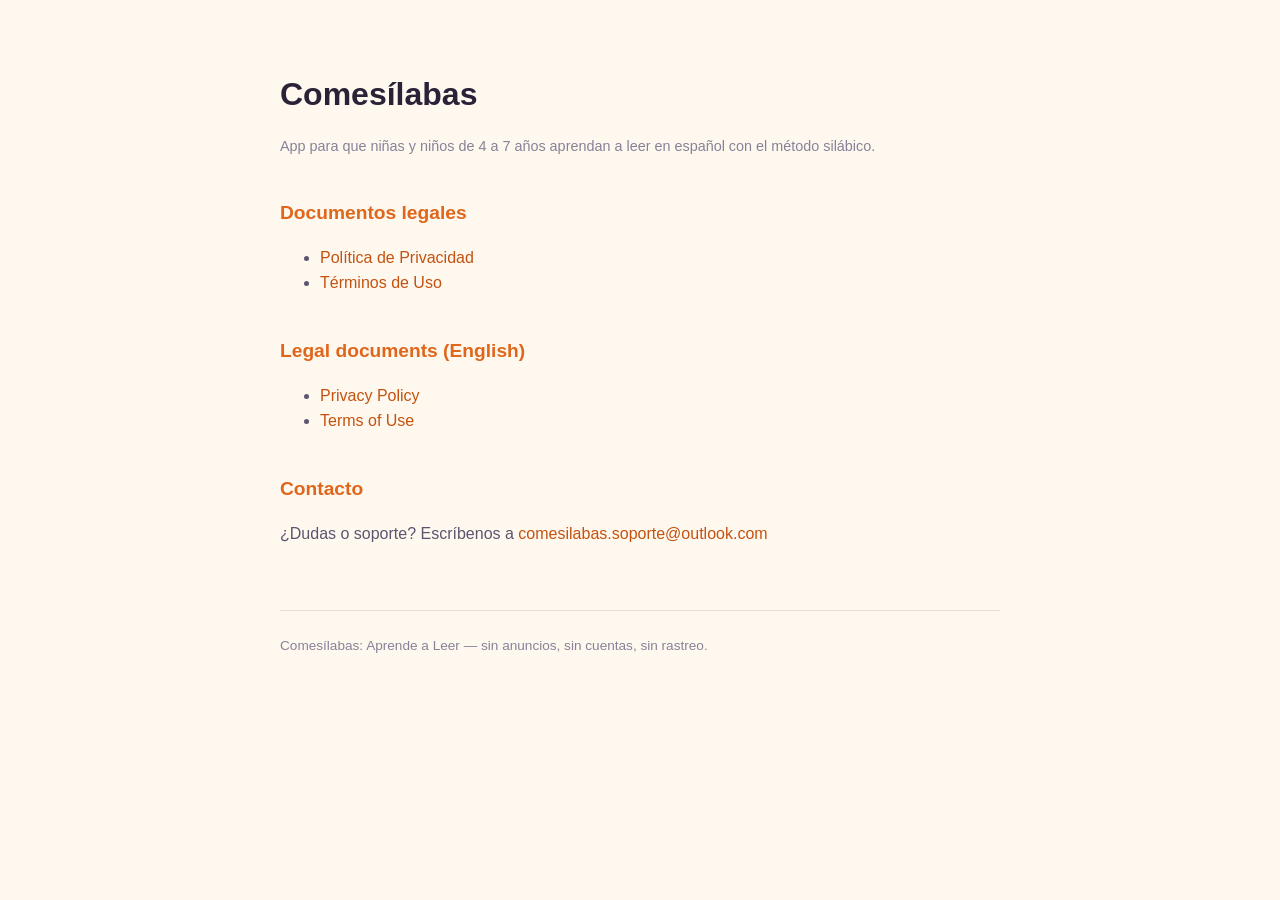
<file: index.html>
<!DOCTYPE html>
<html lang="es-MX">
<head>
<meta charset="UTF-8">
<meta name="viewport" content="width=device-width, initial-scale=1.0">
<title>Comesílabas — Información legal</title>
<link rel="stylesheet" href="style.css">
</head>
<body>
<main>
  <h1>Comesílabas</h1>
  <p class="updated">App para que niñas y niños de 4 a 7 años aprendan a leer en español con el método silábico.</p>

  <h2>Documentos legales</h2>
  <ul>
    <li><a href="privacidad.html">Política de Privacidad</a></li>
    <li><a href="terminos.html">Términos de Uso</a></li>
  </ul>

  <h2>Legal documents (English)</h2>
  <ul>
    <li><a href="privacy.html">Privacy Policy</a></li>
    <li><a href="terms.html">Terms of Use</a></li>
  </ul>

  <h2>Contacto</h2>
  <p>¿Dudas o soporte? Escríbenos a <a href="mailto:comesilabas.soporte@outlook.com">comesilabas.soporte@outlook.com</a></p>

  <footer>
    Comesílabas: Aprende a Leer — sin anuncios, sin cuentas, sin rastreo.
  </footer>
</main>
</body>
</html>
</file>
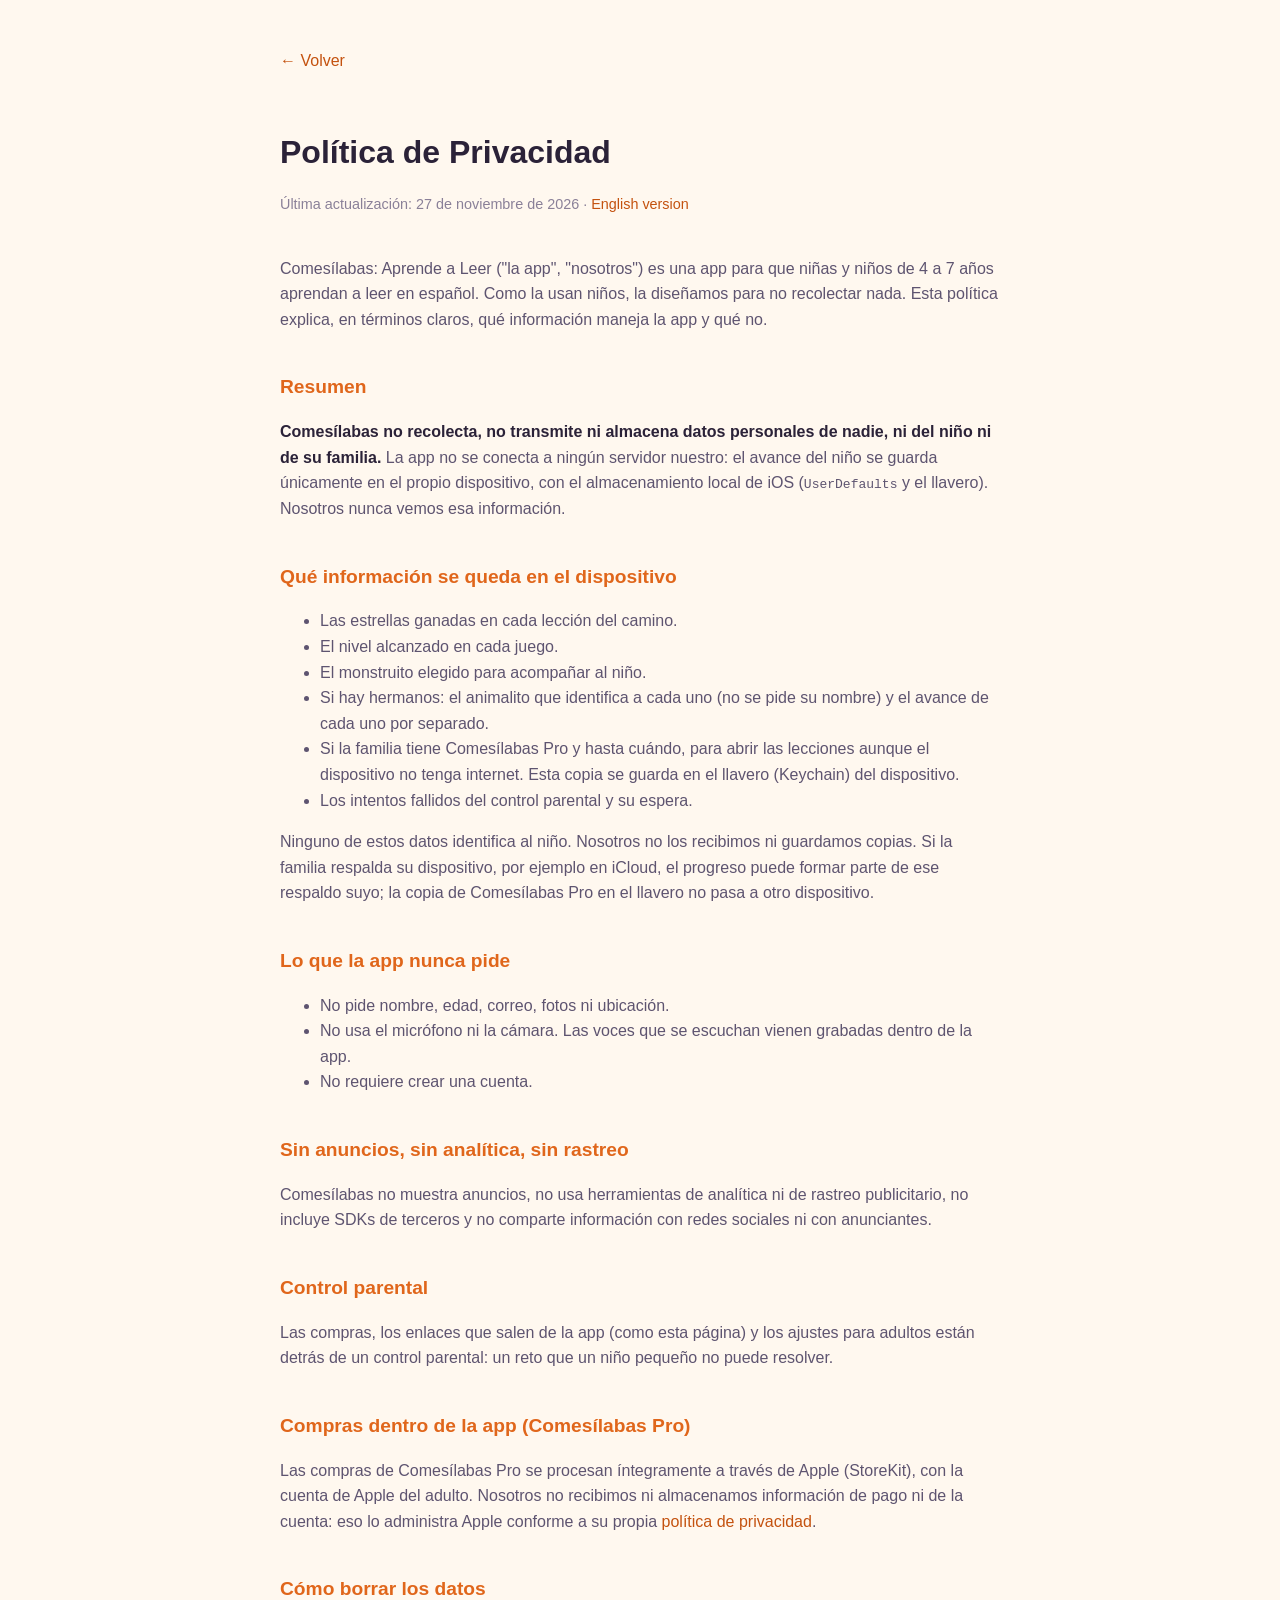
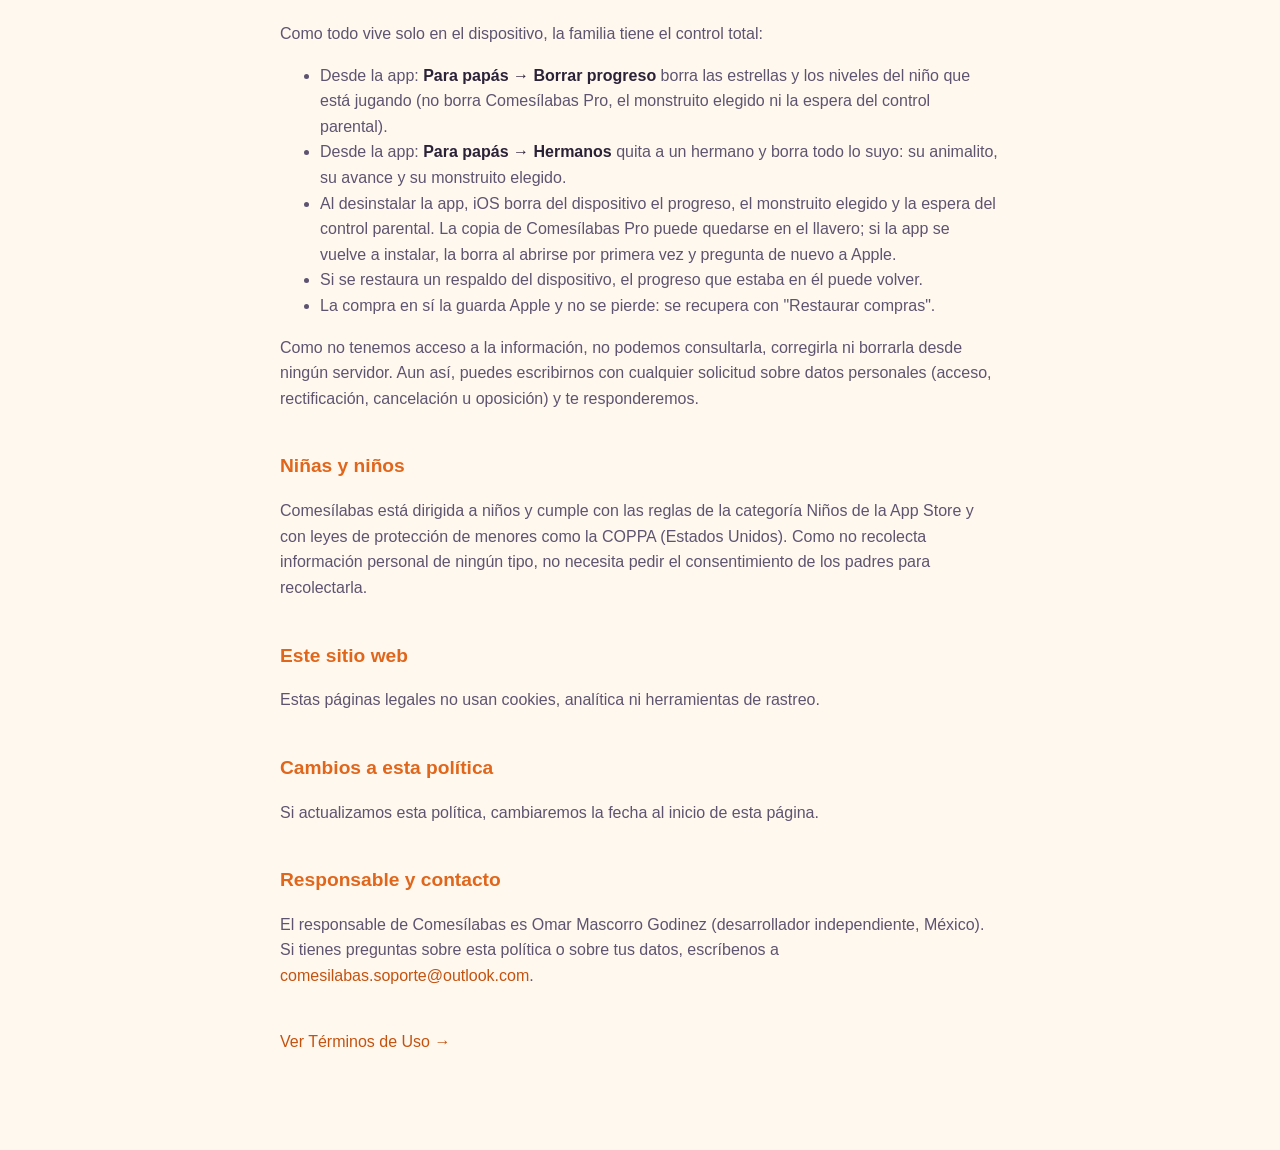
<file: privacidad.html>
<!DOCTYPE html>
<html lang="es-MX">
<head>
<meta charset="UTF-8">
<meta name="viewport" content="width=device-width, initial-scale=1.0">
<title>Política de Privacidad — Comesílabas</title>
<link rel="stylesheet" href="style.css">
</head>
<body>
<main>
  <a class="back" href="index.html">&larr; Volver</a>
  <h1>Política de Privacidad</h1>
  <p class="updated">Última actualización: 27 de noviembre de 2026 · <a href="privacy.html">English version</a></p>

  <p>Comesílabas: Aprende a Leer ("la app", "nosotros") es una app para que niñas y niños de 4 a 7 años aprendan a leer en español. Como la usan niños, la diseñamos para no recolectar nada. Esta política explica, en términos claros, qué información maneja la app y qué no.</p>

  <h2>Resumen</h2>
  <p><strong>Comesílabas no recolecta, no transmite ni almacena datos personales de nadie, ni del niño ni de su familia.</strong> La app no se conecta a ningún servidor nuestro: el avance del niño se guarda únicamente en el propio dispositivo, con el almacenamiento local de iOS (<code>UserDefaults</code> y el llavero). Nosotros nunca vemos esa información.</p>

  <h2>Qué información se queda en el dispositivo</h2>
  <ul>
    <li>Las estrellas ganadas en cada lección del camino.</li>
    <li>El nivel alcanzado en cada juego.</li>
    <li>El monstruito elegido para acompañar al niño.</li>
    <li>Si hay hermanos: el animalito que identifica a cada uno (no se pide su nombre) y el avance de cada uno por separado.</li>
    <li>Si la familia tiene Comesílabas Pro y hasta cuándo, para abrir las lecciones aunque el dispositivo no tenga internet. Esta copia se guarda en el llavero (Keychain) del dispositivo.</li>
    <li>Los intentos fallidos del control parental y su espera.</li>
  </ul>
  <p>Ninguno de estos datos identifica al niño. Nosotros no los recibimos ni guardamos copias. Si la familia respalda su dispositivo, por ejemplo en iCloud, el progreso puede formar parte de ese respaldo suyo; la copia de Comesílabas Pro en el llavero no pasa a otro dispositivo.</p>

  <h2>Lo que la app nunca pide</h2>
  <ul>
    <li>No pide nombre, edad, correo, fotos ni ubicación.</li>
    <li>No usa el micrófono ni la cámara. Las voces que se escuchan vienen grabadas dentro de la app.</li>
    <li>No requiere crear una cuenta.</li>
  </ul>

  <h2>Sin anuncios, sin analítica, sin rastreo</h2>
  <p>Comesílabas no muestra anuncios, no usa herramientas de analítica ni de rastreo publicitario, no incluye SDKs de terceros y no comparte información con redes sociales ni con anunciantes.</p>

  <h2>Control parental</h2>
  <p>Las compras, los enlaces que salen de la app (como esta página) y los ajustes para adultos están detrás de un control parental: un reto que un niño pequeño no puede resolver.</p>

  <h2>Compras dentro de la app (Comesílabas Pro)</h2>
  <p>Las compras de Comesílabas Pro se procesan íntegramente a través de Apple (StoreKit), con la cuenta de Apple del adulto. Nosotros no recibimos ni almacenamos información de pago ni de la cuenta: eso lo administra Apple conforme a su propia <a href="https://www.apple.com/legal/privacy/es-ww/" target="_blank" rel="noopener">política de privacidad</a>.</p>

  <h2>Cómo borrar los datos</h2>
  <p>Como todo vive solo en el dispositivo, la familia tiene el control total:</p>
  <ul>
    <li>Desde la app: <strong>Para papás → Borrar progreso</strong> borra las estrellas y los niveles del niño que está jugando (no borra Comesílabas Pro, el monstruito elegido ni la espera del control parental).</li>
    <li>Desde la app: <strong>Para papás → Hermanos</strong> quita a un hermano y borra todo lo suyo: su animalito, su avance y su monstruito elegido.</li>
    <li>Al desinstalar la app, iOS borra del dispositivo el progreso, el monstruito elegido y la espera del control parental. La copia de Comesílabas Pro puede quedarse en el llavero; si la app se vuelve a instalar, la borra al abrirse por primera vez y pregunta de nuevo a Apple.</li>
    <li>Si se restaura un respaldo del dispositivo, el progreso que estaba en él puede volver.</li>
    <li>La compra en sí la guarda Apple y no se pierde: se recupera con "Restaurar compras".</li>
  </ul>
  <p>Como no tenemos acceso a la información, no podemos consultarla, corregirla ni borrarla desde ningún servidor. Aun así, puedes escribirnos con cualquier solicitud sobre datos personales (acceso, rectificación, cancelación u oposición) y te responderemos.</p>

  <h2>Niñas y niños</h2>
  <p>Comesílabas está dirigida a niños y cumple con las reglas de la categoría Niños de la App Store y con leyes de protección de menores como la COPPA (Estados Unidos). Como no recolecta información personal de ningún tipo, no necesita pedir el consentimiento de los padres para recolectarla.</p>

  <h2>Este sitio web</h2>
  <p>Estas páginas legales no usan cookies, analítica ni herramientas de rastreo.</p>

  <h2>Cambios a esta política</h2>
  <p>Si actualizamos esta política, cambiaremos la fecha al inicio de esta página.</p>

  <h2>Responsable y contacto</h2>
  <p>El responsable de Comesílabas es Omar Mascorro Godinez (desarrollador independiente, México). Si tienes preguntas sobre esta política o sobre tus datos, escríbenos a <a href="mailto:comesilabas.soporte@outlook.com">comesilabas.soporte@outlook.com</a>.</p>

  <div class="nav-links">
    <a href="terminos.html">Ver Términos de Uso &rarr;</a>
  </div>
</main>
</body>
</html>
</file>
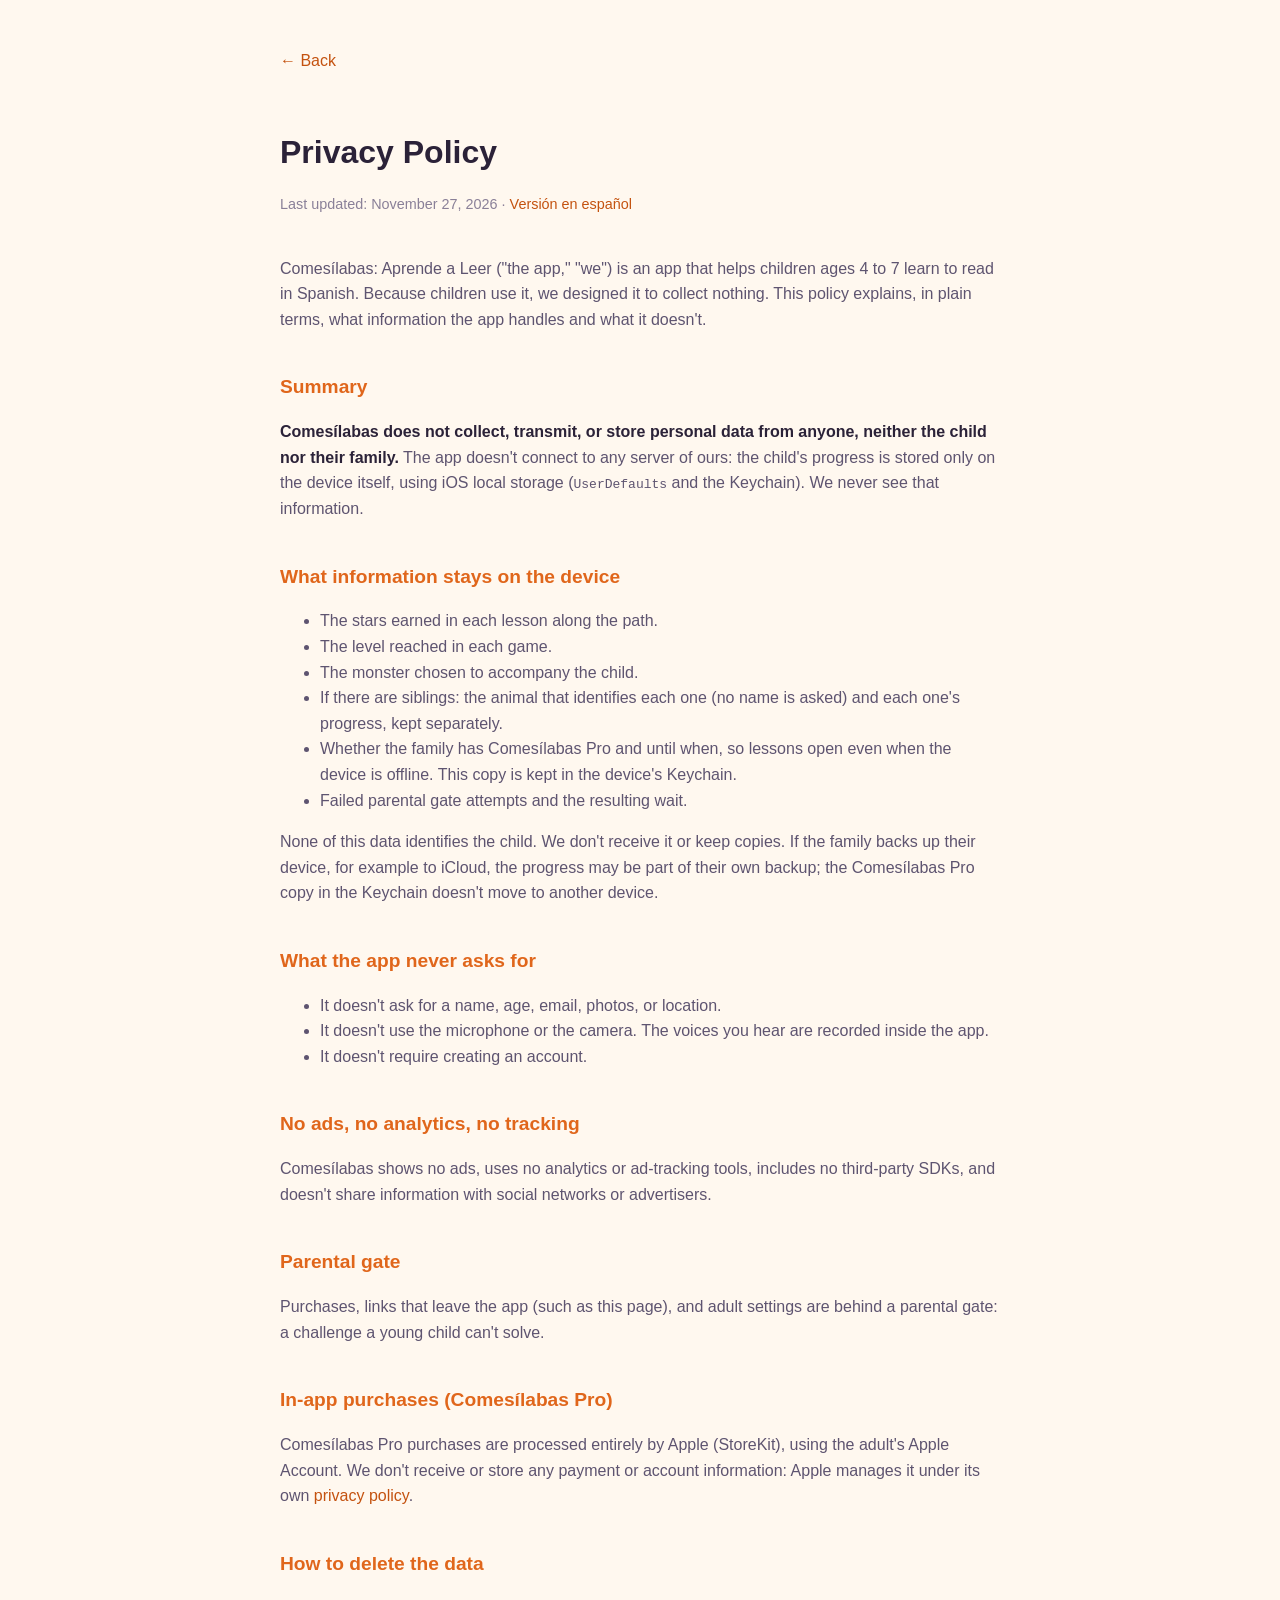
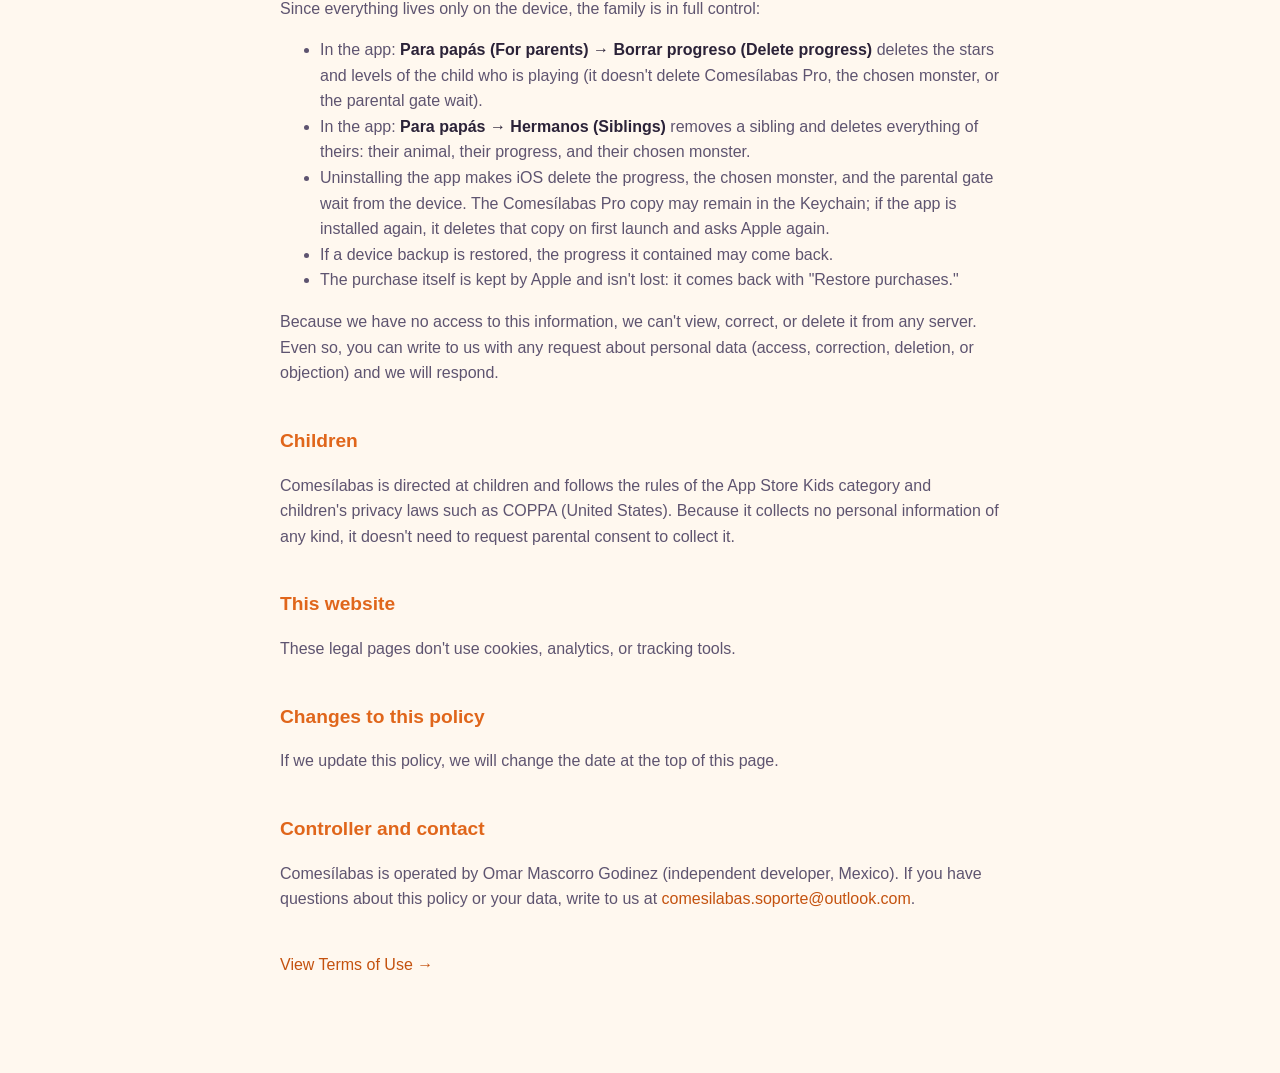
<file: privacy.html>
<!DOCTYPE html>
<html lang="en">
<head>
<meta charset="UTF-8">
<meta name="viewport" content="width=device-width, initial-scale=1.0">
<title>Privacy Policy — Comesílabas</title>
<link rel="stylesheet" href="style.css">
</head>
<body>
<main>
  <a class="back" href="index.html">&larr; Back</a>
  <h1>Privacy Policy</h1>
  <p class="updated">Last updated: November 27, 2026 · <a href="privacidad.html">Versión en español</a></p>

  <p>Comesílabas: Aprende a Leer ("the app," "we") is an app that helps children ages 4 to 7 learn to read in Spanish. Because children use it, we designed it to collect nothing. This policy explains, in plain terms, what information the app handles and what it doesn't.</p>

  <h2>Summary</h2>
  <p><strong>Comesílabas does not collect, transmit, or store personal data from anyone, neither the child nor their family.</strong> The app doesn't connect to any server of ours: the child's progress is stored only on the device itself, using iOS local storage (<code>UserDefaults</code> and the Keychain). We never see that information.</p>

  <h2>What information stays on the device</h2>
  <ul>
    <li>The stars earned in each lesson along the path.</li>
    <li>The level reached in each game.</li>
    <li>The monster chosen to accompany the child.</li>
    <li>If there are siblings: the animal that identifies each one (no name is asked) and each one's progress, kept separately.</li>
    <li>Whether the family has Comesílabas Pro and until when, so lessons open even when the device is offline. This copy is kept in the device's Keychain.</li>
    <li>Failed parental gate attempts and the resulting wait.</li>
  </ul>
  <p>None of this data identifies the child. We don't receive it or keep copies. If the family backs up their device, for example to iCloud, the progress may be part of their own backup; the Comesílabas Pro copy in the Keychain doesn't move to another device.</p>

  <h2>What the app never asks for</h2>
  <ul>
    <li>It doesn't ask for a name, age, email, photos, or location.</li>
    <li>It doesn't use the microphone or the camera. The voices you hear are recorded inside the app.</li>
    <li>It doesn't require creating an account.</li>
  </ul>

  <h2>No ads, no analytics, no tracking</h2>
  <p>Comesílabas shows no ads, uses no analytics or ad-tracking tools, includes no third-party SDKs, and doesn't share information with social networks or advertisers.</p>

  <h2>Parental gate</h2>
  <p>Purchases, links that leave the app (such as this page), and adult settings are behind a parental gate: a challenge a young child can't solve.</p>

  <h2>In-app purchases (Comesílabas Pro)</h2>
  <p>Comesílabas Pro purchases are processed entirely by Apple (StoreKit), using the adult's Apple Account. We don't receive or store any payment or account information: Apple manages it under its own <a href="https://www.apple.com/legal/privacy/" target="_blank" rel="noopener">privacy policy</a>.</p>

  <h2>How to delete the data</h2>
  <p>Since everything lives only on the device, the family is in full control:</p>
  <ul>
    <li>In the app: <strong>Para papás (For parents) → Borrar progreso (Delete progress)</strong> deletes the stars and levels of the child who is playing (it doesn't delete Comesílabas Pro, the chosen monster, or the parental gate wait).</li>
    <li>In the app: <strong>Para papás → Hermanos (Siblings)</strong> removes a sibling and deletes everything of theirs: their animal, their progress, and their chosen monster.</li>
    <li>Uninstalling the app makes iOS delete the progress, the chosen monster, and the parental gate wait from the device. The Comesílabas Pro copy may remain in the Keychain; if the app is installed again, it deletes that copy on first launch and asks Apple again.</li>
    <li>If a device backup is restored, the progress it contained may come back.</li>
    <li>The purchase itself is kept by Apple and isn't lost: it comes back with "Restore purchases."</li>
  </ul>
  <p>Because we have no access to this information, we can't view, correct, or delete it from any server. Even so, you can write to us with any request about personal data (access, correction, deletion, or objection) and we will respond.</p>

  <h2>Children</h2>
  <p>Comesílabas is directed at children and follows the rules of the App Store Kids category and children's privacy laws such as COPPA (United States). Because it collects no personal information of any kind, it doesn't need to request parental consent to collect it.</p>

  <h2>This website</h2>
  <p>These legal pages don't use cookies, analytics, or tracking tools.</p>

  <h2>Changes to this policy</h2>
  <p>If we update this policy, we will change the date at the top of this page.</p>

  <h2>Controller and contact</h2>
  <p>Comesílabas is operated by Omar Mascorro Godinez (independent developer, Mexico). If you have questions about this policy or your data, write to us at <a href="mailto:comesilabas.soporte@outlook.com">comesilabas.soporte@outlook.com</a>.</p>

  <div class="nav-links">
    <a href="terms.html">View Terms of Use &rarr;</a>
  </div>
</main>
</body>
</html>
</file>
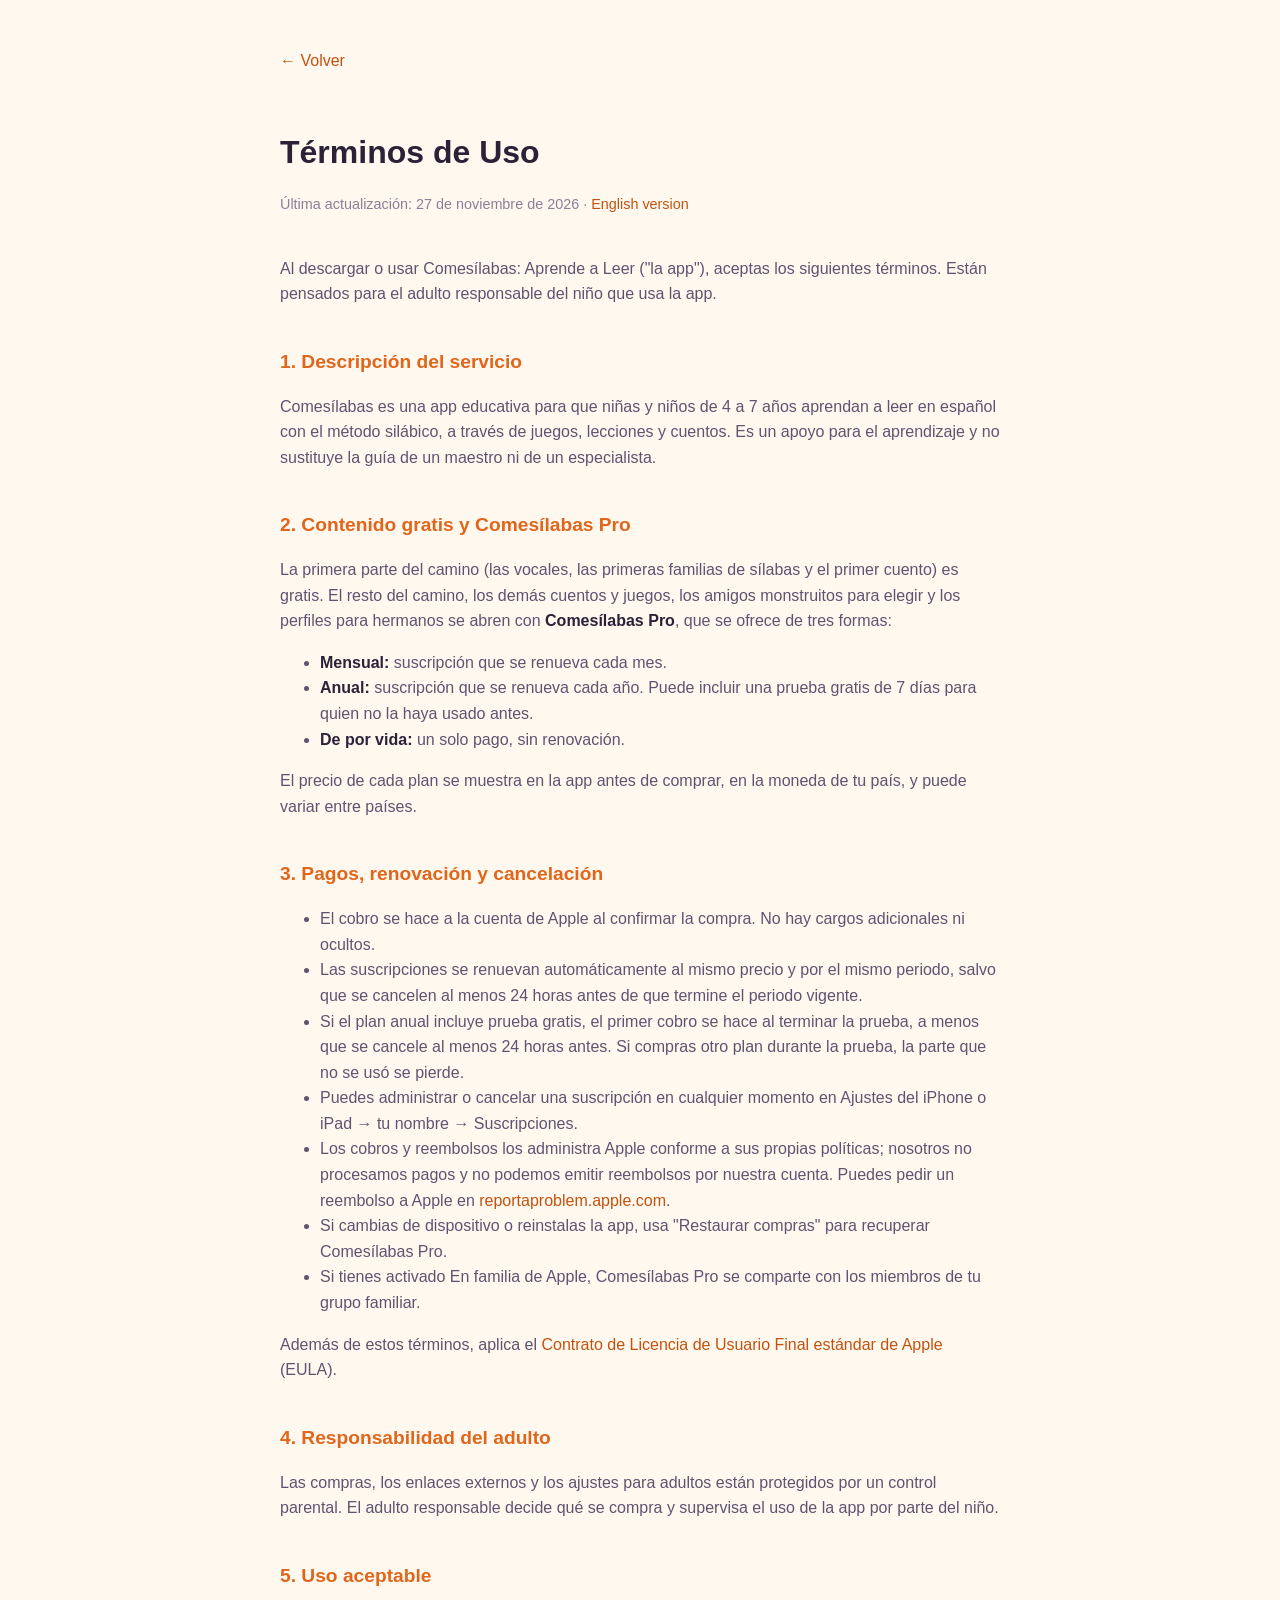
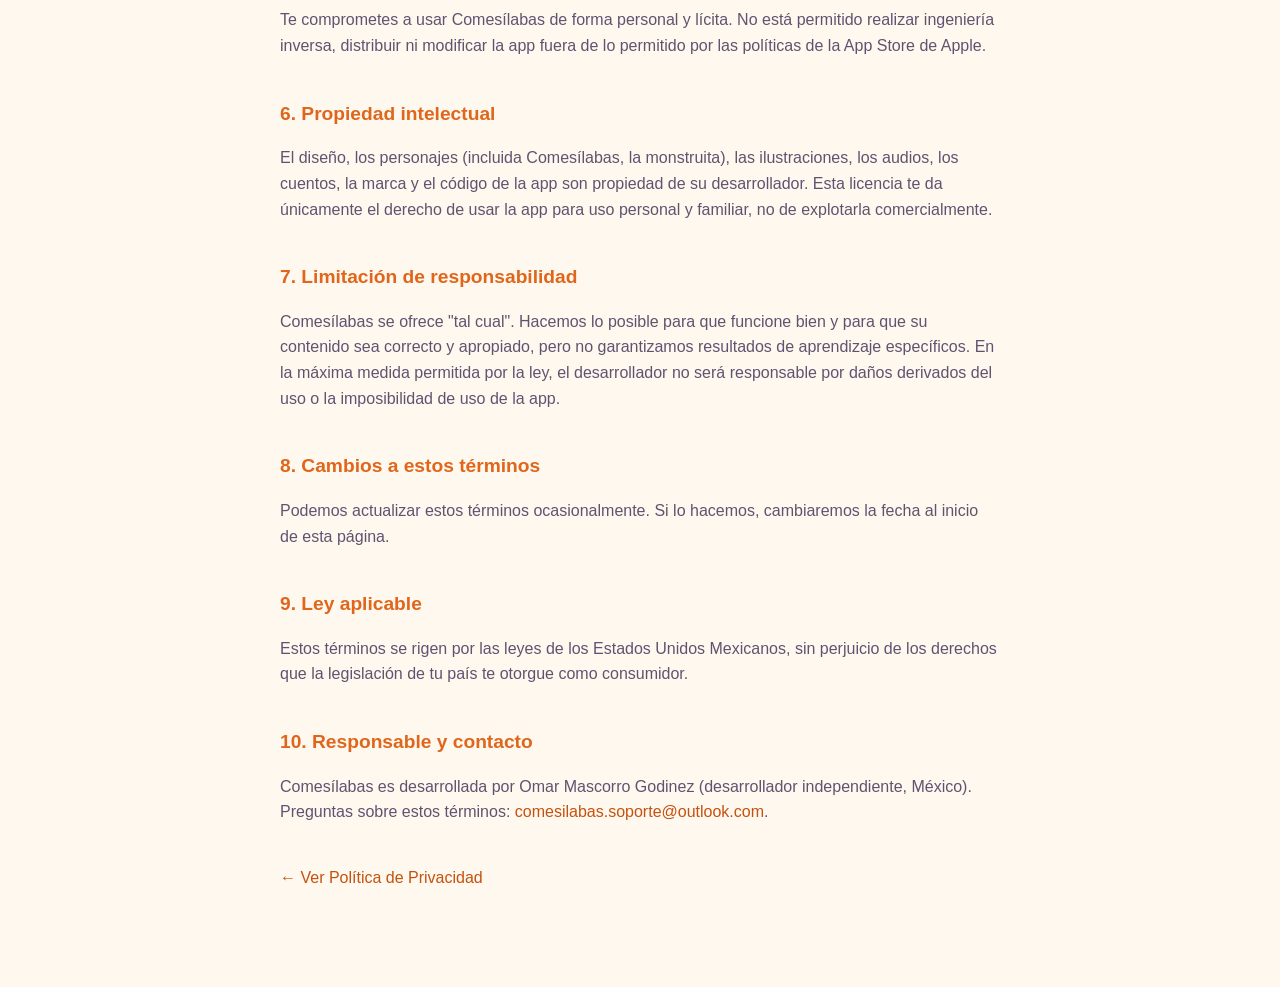
<file: terminos.html>
<!DOCTYPE html>
<html lang="es-MX">
<head>
<meta charset="UTF-8">
<meta name="viewport" content="width=device-width, initial-scale=1.0">
<title>Términos de Uso — Comesílabas</title>
<link rel="stylesheet" href="style.css">
</head>
<body>
<main>
  <a class="back" href="index.html">&larr; Volver</a>
  <h1>Términos de Uso</h1>
  <p class="updated">Última actualización: 27 de noviembre de 2026 · <a href="terms.html">English version</a></p>

  <p>Al descargar o usar Comesílabas: Aprende a Leer ("la app"), aceptas los siguientes términos. Están pensados para el adulto responsable del niño que usa la app.</p>

  <h2>1. Descripción del servicio</h2>
  <p>Comesílabas es una app educativa para que niñas y niños de 4 a 7 años aprendan a leer en español con el método silábico, a través de juegos, lecciones y cuentos. Es un apoyo para el aprendizaje y no sustituye la guía de un maestro ni de un especialista.</p>

  <h2>2. Contenido gratis y Comesílabas Pro</h2>
  <p>La primera parte del camino (las vocales, las primeras familias de sílabas y el primer cuento) es gratis. El resto del camino, los demás cuentos y juegos, los amigos monstruitos para elegir y los perfiles para hermanos se abren con <strong>Comesílabas Pro</strong>, que se ofrece de tres formas:</p>
  <ul>
    <li><strong>Mensual:</strong> suscripción que se renueva cada mes.</li>
    <li><strong>Anual:</strong> suscripción que se renueva cada año. Puede incluir una prueba gratis de 7 días para quien no la haya usado antes.</li>
    <li><strong>De por vida:</strong> un solo pago, sin renovación.</li>
  </ul>
  <p>El precio de cada plan se muestra en la app antes de comprar, en la moneda de tu país, y puede variar entre países.</p>

  <h2>3. Pagos, renovación y cancelación</h2>
  <ul>
    <li>El cobro se hace a la cuenta de Apple al confirmar la compra. No hay cargos adicionales ni ocultos.</li>
    <li>Las suscripciones se renuevan automáticamente al mismo precio y por el mismo periodo, salvo que se cancelen al menos 24 horas antes de que termine el periodo vigente.</li>
    <li>Si el plan anual incluye prueba gratis, el primer cobro se hace al terminar la prueba, a menos que se cancele al menos 24 horas antes. Si compras otro plan durante la prueba, la parte que no se usó se pierde.</li>
    <li>Puedes administrar o cancelar una suscripción en cualquier momento en Ajustes del iPhone o iPad → tu nombre → Suscripciones.</li>
    <li>Los cobros y reembolsos los administra Apple conforme a sus propias políticas; nosotros no procesamos pagos y no podemos emitir reembolsos por nuestra cuenta. Puedes pedir un reembolso a Apple en <a href="https://reportaproblem.apple.com" target="_blank" rel="noopener">reportaproblem.apple.com</a>.</li>
    <li>Si cambias de dispositivo o reinstalas la app, usa "Restaurar compras" para recuperar Comesílabas Pro.</li>
    <li>Si tienes activado En familia de Apple, Comesílabas Pro se comparte con los miembros de tu grupo familiar.</li>
  </ul>
  <p>Además de estos términos, aplica el <a href="https://www.apple.com/legal/internet-services/itunes/dev/stdeula/" target="_blank" rel="noopener">Contrato de Licencia de Usuario Final estándar de Apple</a> (EULA).</p>

  <h2>4. Responsabilidad del adulto</h2>
  <p>Las compras, los enlaces externos y los ajustes para adultos están protegidos por un control parental. El adulto responsable decide qué se compra y supervisa el uso de la app por parte del niño.</p>

  <h2>5. Uso aceptable</h2>
  <p>Te comprometes a usar Comesílabas de forma personal y lícita. No está permitido realizar ingeniería inversa, distribuir ni modificar la app fuera de lo permitido por las políticas de la App Store de Apple.</p>

  <h2>6. Propiedad intelectual</h2>
  <p>El diseño, los personajes (incluida Comesílabas, la monstruita), las ilustraciones, los audios, los cuentos, la marca y el código de la app son propiedad de su desarrollador. Esta licencia te da únicamente el derecho de usar la app para uso personal y familiar, no de explotarla comercialmente.</p>

  <h2>7. Limitación de responsabilidad</h2>
  <p>Comesílabas se ofrece "tal cual". Hacemos lo posible para que funcione bien y para que su contenido sea correcto y apropiado, pero no garantizamos resultados de aprendizaje específicos. En la máxima medida permitida por la ley, el desarrollador no será responsable por daños derivados del uso o la imposibilidad de uso de la app.</p>

  <h2>8. Cambios a estos términos</h2>
  <p>Podemos actualizar estos términos ocasionalmente. Si lo hacemos, cambiaremos la fecha al inicio de esta página.</p>

  <h2>9. Ley aplicable</h2>
  <p>Estos términos se rigen por las leyes de los Estados Unidos Mexicanos, sin perjuicio de los derechos que la legislación de tu país te otorgue como consumidor.</p>

  <h2>10. Responsable y contacto</h2>
  <p>Comesílabas es desarrollada por Omar Mascorro Godinez (desarrollador independiente, México). Preguntas sobre estos términos: <a href="mailto:comesilabas.soporte@outlook.com">comesilabas.soporte@outlook.com</a>.</p>

  <div class="nav-links">
    <a href="privacidad.html">&larr; Ver Política de Privacidad</a>
  </div>
</main>
</body>
</html>
</file>
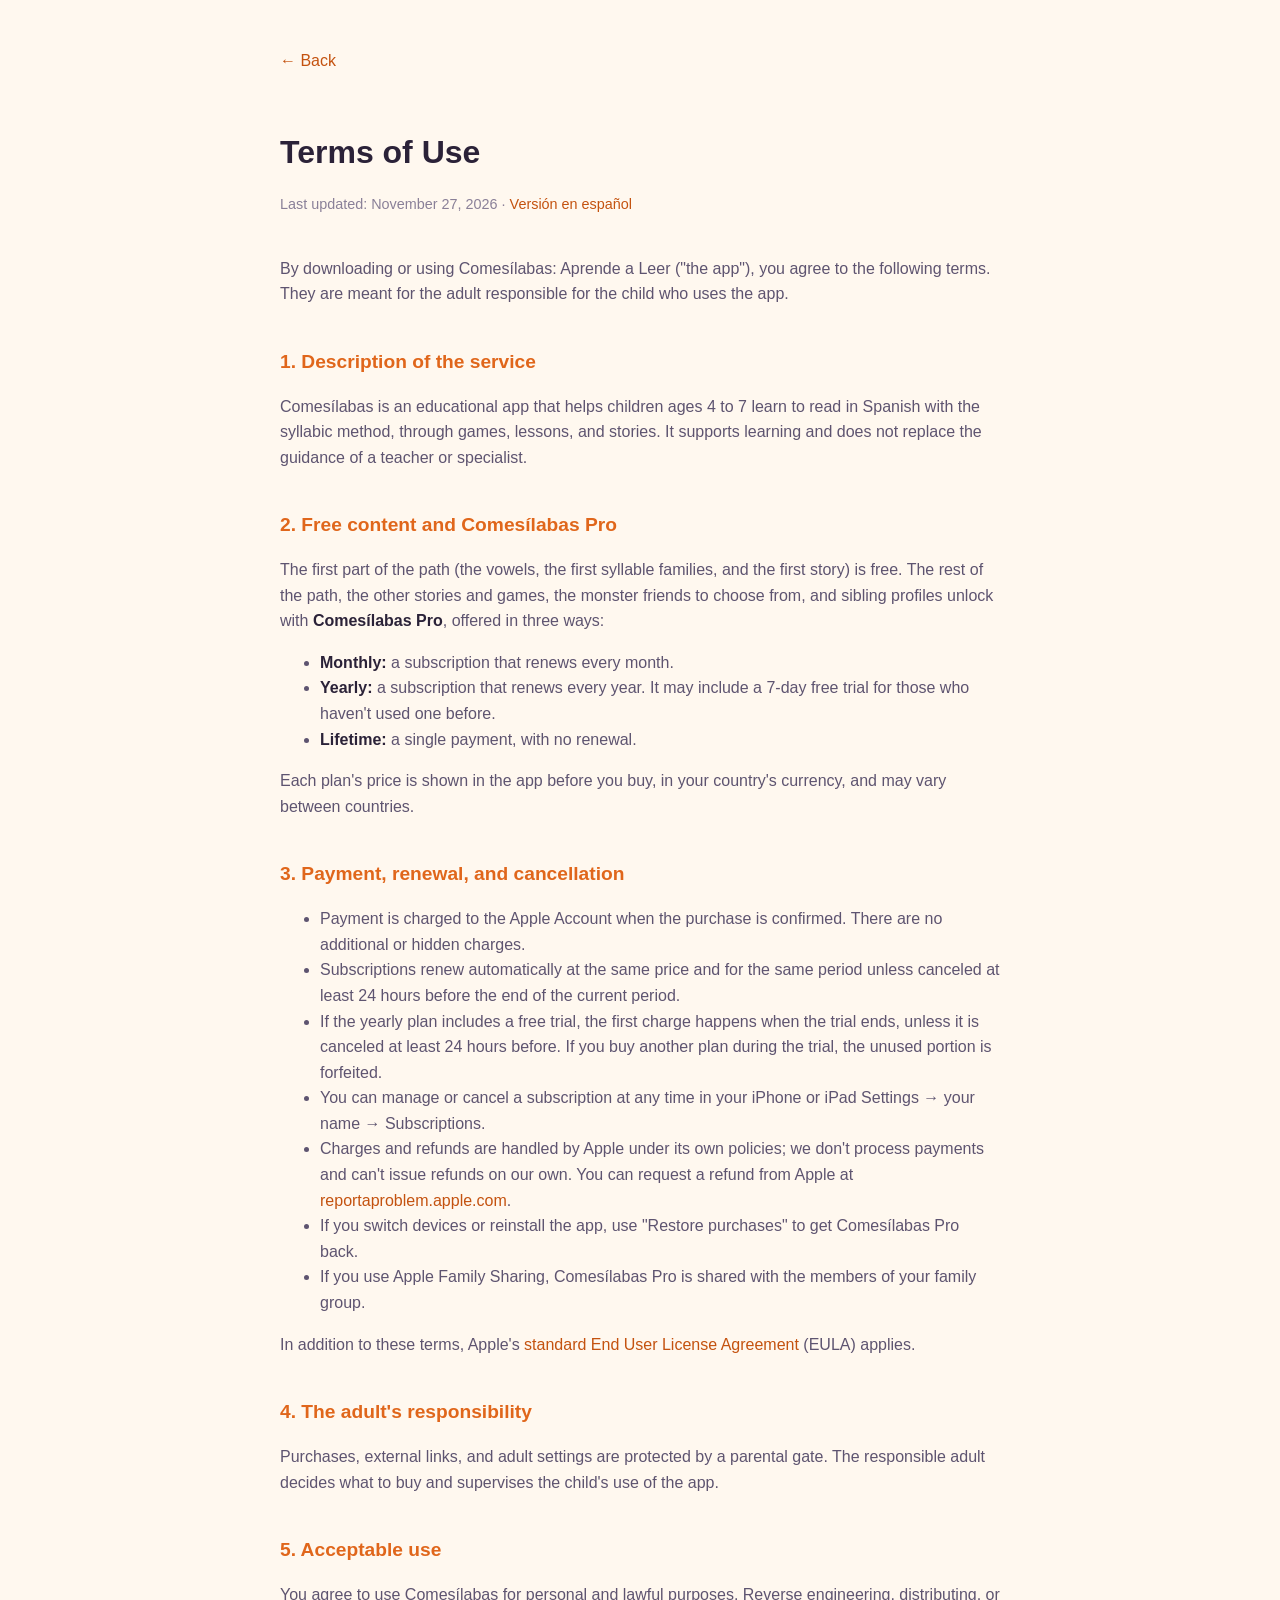
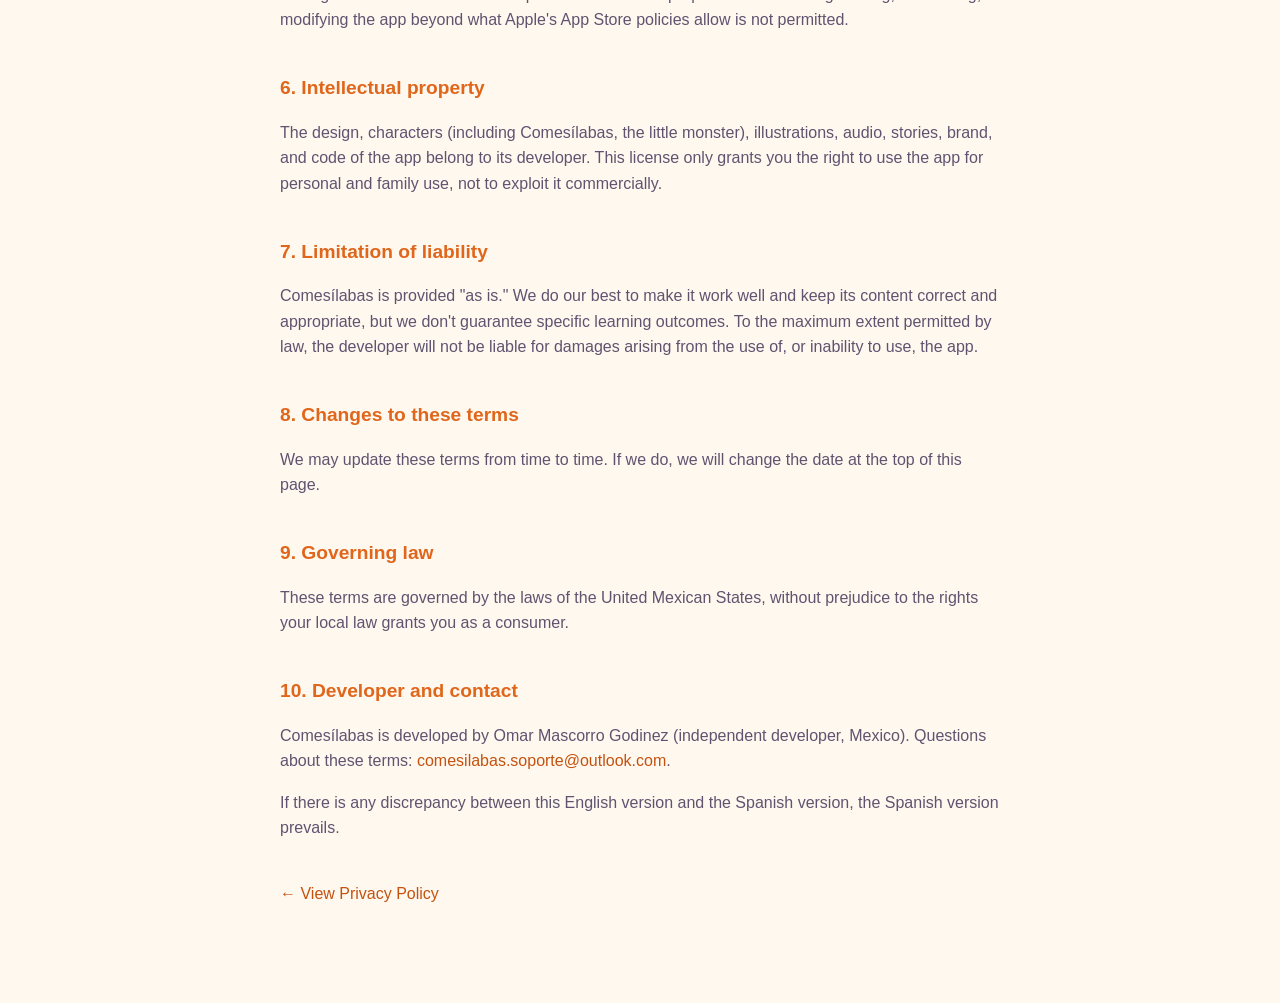
<file: terms.html>
<!DOCTYPE html>
<html lang="en">
<head>
<meta charset="UTF-8">
<meta name="viewport" content="width=device-width, initial-scale=1.0">
<title>Terms of Use — Comesílabas</title>
<link rel="stylesheet" href="style.css">
</head>
<body>
<main>
  <a class="back" href="index.html">&larr; Back</a>
  <h1>Terms of Use</h1>
  <p class="updated">Last updated: November 27, 2026 · <a href="terminos.html">Versión en español</a></p>

  <p>By downloading or using Comesílabas: Aprende a Leer ("the app"), you agree to the following terms. They are meant for the adult responsible for the child who uses the app.</p>

  <h2>1. Description of the service</h2>
  <p>Comesílabas is an educational app that helps children ages 4 to 7 learn to read in Spanish with the syllabic method, through games, lessons, and stories. It supports learning and does not replace the guidance of a teacher or specialist.</p>

  <h2>2. Free content and Comesílabas Pro</h2>
  <p>The first part of the path (the vowels, the first syllable families, and the first story) is free. The rest of the path, the other stories and games, the monster friends to choose from, and sibling profiles unlock with <strong>Comesílabas Pro</strong>, offered in three ways:</p>
  <ul>
    <li><strong>Monthly:</strong> a subscription that renews every month.</li>
    <li><strong>Yearly:</strong> a subscription that renews every year. It may include a 7-day free trial for those who haven't used one before.</li>
    <li><strong>Lifetime:</strong> a single payment, with no renewal.</li>
  </ul>
  <p>Each plan's price is shown in the app before you buy, in your country's currency, and may vary between countries.</p>

  <h2>3. Payment, renewal, and cancellation</h2>
  <ul>
    <li>Payment is charged to the Apple Account when the purchase is confirmed. There are no additional or hidden charges.</li>
    <li>Subscriptions renew automatically at the same price and for the same period unless canceled at least 24 hours before the end of the current period.</li>
    <li>If the yearly plan includes a free trial, the first charge happens when the trial ends, unless it is canceled at least 24 hours before. If you buy another plan during the trial, the unused portion is forfeited.</li>
    <li>You can manage or cancel a subscription at any time in your iPhone or iPad Settings → your name → Subscriptions.</li>
    <li>Charges and refunds are handled by Apple under its own policies; we don't process payments and can't issue refunds on our own. You can request a refund from Apple at <a href="https://reportaproblem.apple.com" target="_blank" rel="noopener">reportaproblem.apple.com</a>.</li>
    <li>If you switch devices or reinstall the app, use "Restore purchases" to get Comesílabas Pro back.</li>
    <li>If you use Apple Family Sharing, Comesílabas Pro is shared with the members of your family group.</li>
  </ul>
  <p>In addition to these terms, Apple's <a href="https://www.apple.com/legal/internet-services/itunes/dev/stdeula/" target="_blank" rel="noopener">standard End User License Agreement</a> (EULA) applies.</p>

  <h2>4. The adult's responsibility</h2>
  <p>Purchases, external links, and adult settings are protected by a parental gate. The responsible adult decides what to buy and supervises the child's use of the app.</p>

  <h2>5. Acceptable use</h2>
  <p>You agree to use Comesílabas for personal and lawful purposes. Reverse engineering, distributing, or modifying the app beyond what Apple's App Store policies allow is not permitted.</p>

  <h2>6. Intellectual property</h2>
  <p>The design, characters (including Comesílabas, the little monster), illustrations, audio, stories, brand, and code of the app belong to its developer. This license only grants you the right to use the app for personal and family use, not to exploit it commercially.</p>

  <h2>7. Limitation of liability</h2>
  <p>Comesílabas is provided "as is." We do our best to make it work well and keep its content correct and appropriate, but we don't guarantee specific learning outcomes. To the maximum extent permitted by law, the developer will not be liable for damages arising from the use of, or inability to use, the app.</p>

  <h2>8. Changes to these terms</h2>
  <p>We may update these terms from time to time. If we do, we will change the date at the top of this page.</p>

  <h2>9. Governing law</h2>
  <p>These terms are governed by the laws of the United Mexican States, without prejudice to the rights your local law grants you as a consumer.</p>

  <h2>10. Developer and contact</h2>
  <p>Comesílabas is developed by Omar Mascorro Godinez (independent developer, Mexico). Questions about these terms: <a href="mailto:comesilabas.soporte@outlook.com">comesilabas.soporte@outlook.com</a>.</p>

  <p>If there is any discrepancy between this English version and the Spanish version, the Spanish version prevails.</p>

  <div class="nav-links">
    <a href="privacy.html">&larr; View Privacy Policy</a>
  </div>
</main>
</body>
</html>
</file>
<file: style.css>
:root {
  --fondo: #fff8ef;
  --texto: #2b2238;
  --suave: #5e5470;
  --tenue: #8a8098;
  --acento: #e0661b;
  --enlace: #c4520f;
  --linea: rgba(43, 34, 56, 0.12);
  color-scheme: light dark;
}

@media (prefers-color-scheme: dark) {
  :root {
    --fondo: #1d1726;
    --texto: rgba(255, 255, 255, 0.94);
    --suave: rgba(255, 255, 255, 0.74);
    --tenue: rgba(255, 255, 255, 0.5);
    --acento: #ffa45c;
    --enlace: #ffb27a;
    --linea: rgba(255, 255, 255, 0.12);
  }
}

body {
  margin: 0;
  background: var(--fondo);
  color: var(--texto);
  font-family: -apple-system, BlinkMacSystemFont, "Segoe UI", Roboto, sans-serif;
  line-height: 1.6;
}

main {
  max-width: 720px;
  margin: 0 auto;
  padding: 48px 20px 96px;
}

h1 {
  font-size: 2rem;
  font-weight: 800;
  margin-bottom: 4px;
}

h2 {
  font-size: 1.2rem;
  font-weight: 700;
  margin-top: 2.5rem;
  color: var(--acento);
}

p, li {
  color: var(--suave);
}

strong {
  color: var(--texto);
}

.updated {
  color: var(--tenue);
  font-size: 0.9rem;
  margin-bottom: 2.5rem;
}

a {
  color: var(--enlace);
  text-decoration: none;
}

a:hover {
  text-decoration: underline;
}

.back {
  display: inline-block;
  margin-bottom: 2rem;
}

.nav-links {
  display: flex;
  flex-wrap: wrap;
  gap: 24px;
  margin-top: 2.5rem;
}

footer {
  margin-top: 4rem;
  padding-top: 1.5rem;
  border-top: 1px solid var(--linea);
  color: var(--tenue);
  font-size: 0.85rem;
}
</file>
